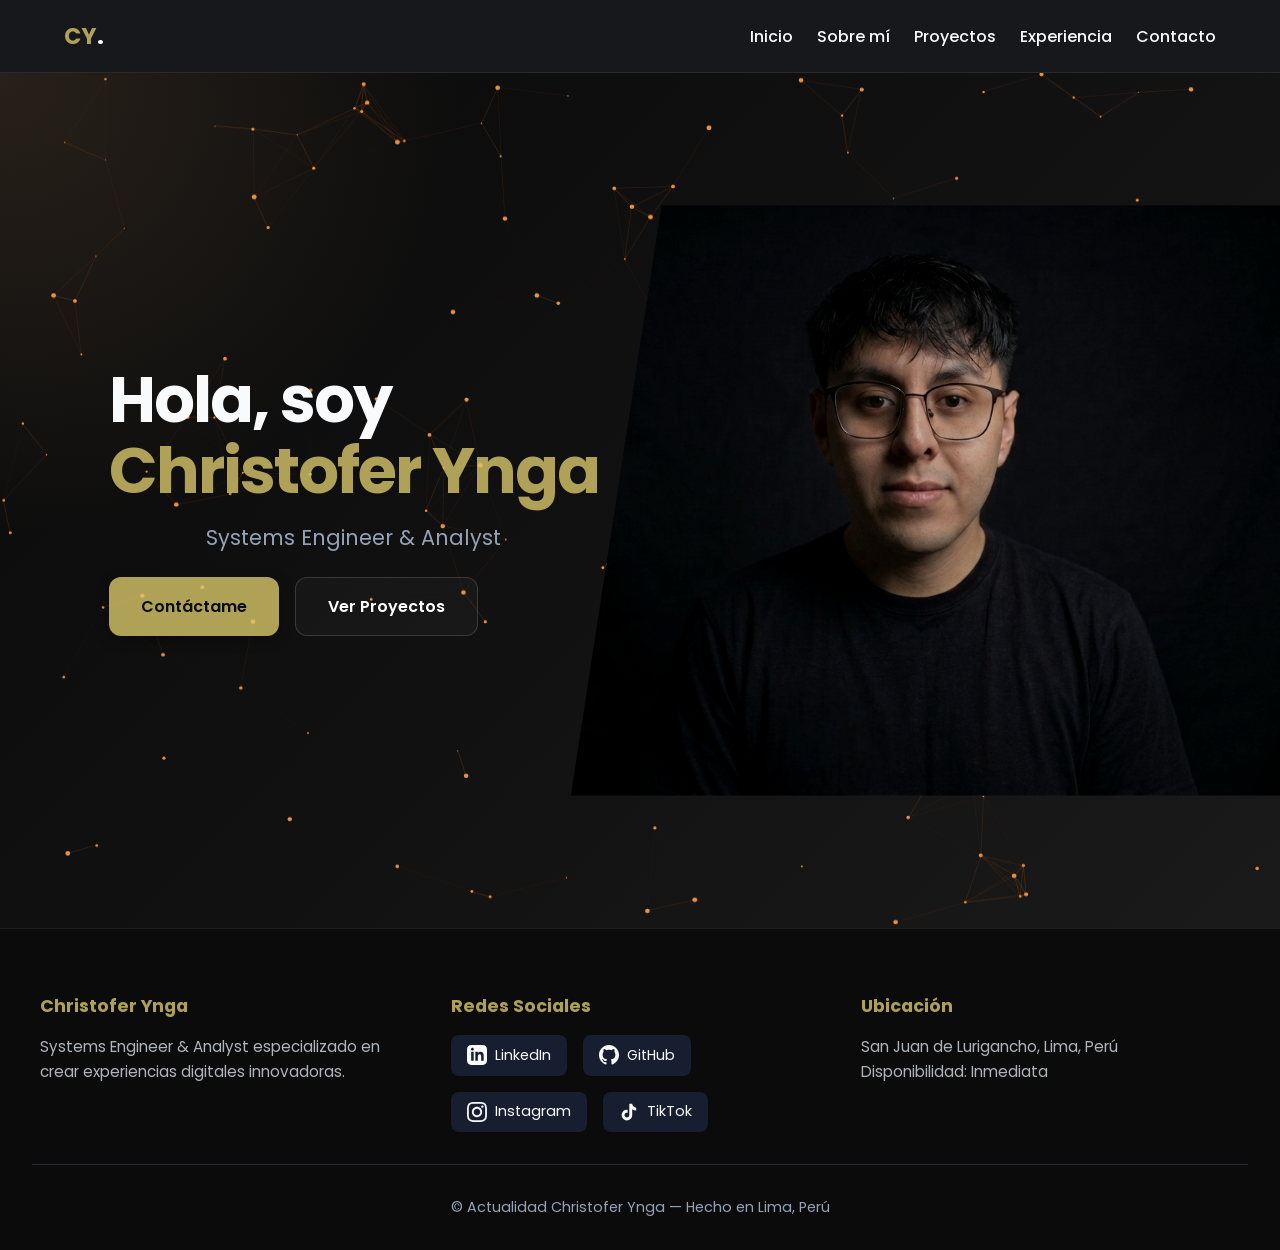
<file: index.html>
<!DOCTYPE html>
<html lang="es">
<head>
  <meta charset="UTF-8" />
  <meta name="viewport" content="width=device-width, initial-scale=1.0" />
  <title>Christofer Ynga | Systems Engineer & Analyst</title>
  <link rel="preconnect" href="https://fonts.googleapis.com">
  <link rel="stylesheet" href="css/styleGlobal.css">
  <link rel="stylesheet" href="css/responsive.css">
  <link href="https://fonts.googleapis.com/css2?family=Poppins:wght@300;400;600;700&display=swap" rel="stylesheet">
</head> 
<body>
  <header class="navbar">
    <div class="logo">CY<span>.</span></div>

      <!-- Botón Hamburguesa para Móviles -->
    <button class="menu-toggle" id="menu-toggle" aria-label="Abrir menú">
      <span></span>
      <span></span>
      <span></span>
    </button>

    <nav id="nav-menu">
      <ul class="nav-links">
            <li><a href="index.html">Inicio</a></li> 
            <li><a href="SobreMi.html">Sobre mí</a></li>
            <li><a href="Proyectos.html">Proyectos</a></li>
            <li><a href="Experiencia.html">Experiencia</a></li>
            <li><a href="Contacto.html">Contacto</a></li>
      </ul>
    </nav>
  </header>

  <div class="hero-container" id="inicio">
    <div class="hero-background"></div>
    <canvas id="particles"></canvas>
    
    <div class="hero-image-diagonal">
      <img 
        src="img/RostroFigura2.png"  
        alt="christofer"
      />
      <span class="diagonal-line"></span>
    </div>

    <div class="hero-content">
      <h1>
        Hola, soy
        <span class="name-highlight">Christofer Ynga</span>
      </h1>
      <h2>Systems Engineer & Analyst</h2>
      <div class="hero-buttons">
        <a href="Contacto.html" class="btn btn-primary">Contáctame</a>
        <a href="Proyectos.html" class="btn btn-secondary">Ver Proyectos</a>
      </div>
    </div>
  </div>

  <footer>
    <div class="footer-content">
      <div class="footer-section">
        <h3>Christofer Ynga</h3>
        <p>Systems Engineer & Analyst especializado en crear experiencias digitales innovadoras.</p>
      </div>
      
      <div class="footer-section">
        <h3>Redes Sociales</h3>
        <div class="social-links">
          <a href="https://www.linkedin.com/in/christoferynga" target="_blank" class="social-link">
            <svg class="social-icon" fill="currentColor" viewBox="0 0 24 24">
              <path d="M19 0h-14c-2.761 0-5 2.239-5 5v14c0 2.761 2.239 5 5 5h14c2.762 0 5-2.239 5-5v-14c0-2.761-2.238-5-5-5zm-11 19h-3v-11h3v11zm-1.5-12.268c-.966 0-1.75-.79-1.75-1.764s.784-1.764 1.75-1.764 1.75.79 1.75 1.764-.783 1.764-1.75 1.764zm13.5 12.268h-3v-5.604c0-3.368-4-3.113-4 0v5.604h-3v-11h3v1.765c1.396-2.586 7-2.777 7 2.476v6.759z"/>
            </svg>
            LinkedIn
          </a>
          
          <a href="https://github.com/elChris28" target="_blank" class="social-link">
            <svg class="social-icon" fill="currentColor" viewBox="0 0 24 24">
              <path d="M12 0c-6.626 0-12 5.373-12 12 0 5.302 3.438 9.8 8.207 11.387.599.111.793-.261.793-.577v-2.234c-3.338.726-4.033-1.416-4.033-1.416-.546-1.387-1.333-1.756-1.333-1.756-1.089-.745.083-.729.083-.729 1.205.084 1.839 1.237 1.839 1.237 1.07 1.834 2.807 1.304 3.492.997.107-.775.418-1.305.762-1.604-2.665-.305-5.467-1.334-5.467-5.931 0-1.311.469-2.381 1.236-3.221-.124-.303-.535-1.524.117-3.176 0 0 1.008-.322 3.301 1.23.957-.266 1.983-.399 3.003-.404 1.02.005 2.047.138 3.006.404 2.291-1.552 3.297-1.23 3.297-1.23.653 1.653.242 2.874.118 3.176.77.84 1.235 1.911 1.235 3.221 0 4.609-2.807 5.624-5.479 5.921.43.372.823 1.102.823 2.222v3.293c0 .319.192.694.801.576 4.765-1.589 8.199-6.086 8.199-11.386 0-6.627-5.373-12-12-12z"/>
            </svg>
            GitHub
          </a>
          
          <a href="https://www.instagram.com/kris_cjy_/" target="_blank" class="social-link">
            <svg class="social-icon" fill="currentColor" viewBox="0 0 24 24">
              <path d="M12 2.163c3.204 0 3.584.012 4.85.07 3.252.148 4.771 1.691 4.919 4.919.058 1.265.069 1.645.069 4.849 0 3.205-.012 3.584-.069 4.849-.149 3.225-1.664 4.771-4.919 4.919-1.266.058-1.644.07-4.85.07-3.204 0-3.584-.012-4.849-.07-3.26-.149-4.771-1.699-4.919-4.92-.058-1.265-.07-1.644-.07-4.849 0-3.204.013-3.583.07-4.849.149-3.227 1.664-4.771 4.919-4.919 1.266-.057 1.645-.069 4.849-.069zm0-2.163c-3.259 0-3.667.014-4.947.072-4.358.2-6.78 2.618-6.98 6.98-.059 1.281-.073 1.689-.073 4.948 0 3.259.014 3.668.072 4.948.2 4.358 2.618 6.78 6.98 6.98 1.281.058 1.689.072 4.948.072 3.259 0 3.668-.014 4.948-.072 4.354-.2 6.782-2.618 6.979-6.98.059-1.28.073-1.689.073-4.948 0-3.259-.014-3.667-.072-4.947-.196-4.354-2.617-6.78-6.979-6.98-1.281-.059-1.69-.073-4.949-.073zm0 5.838c-3.403 0-6.162 2.759-6.162 6.162s2.759 6.163 6.162 6.163 6.162-2.759 6.162-6.163c0-3.403-2.759-6.162-6.162-6.162zm0 10.162c-2.209 0-4-1.79-4-4 0-2.209 1.791-4 4-4s4 1.791 4 4c0 2.21-1.791 4-4 4zm6.406-11.845c-.796 0-1.441.645-1.441 1.44s.645 1.44 1.441 1.44c.795 0 1.439-.645 1.439-1.44s-.644-1.44-1.439-1.44z"/>
            </svg>
            Instagram
          </a>

          <a href="https://www.tiktok.com/@chris.jhon_ya" target="_blank" class="social-link">
            <svg class="social-icon" fill="currentColor" viewBox="0 0 24 24">
              <path d="M19.59 6.69a4.83 4.83 0 0 1-3.77-4.25V2h-3.45v13.67a2.89 2.89 0 0 1-5.2 1.74 2.89 2.89 0 0 1 2.31-4.64 2.93 2.93 0 0 1 .88.13V9.4a6.84 6.84 0 0 0-1-.05A6.33 6.33 0 0 0 5 20.1a6.34 6.34 0 0 0 10.86-4.43v-7a8.16 8.16 0 0 0 4.77 1.52v-3.4a4.85 4.85 0 0 1-1-.1z"/>
            </svg>
            TikTok
          </a>
        </div>
      </div>
      
      <div class="footer-section">
        <h3>Ubicación</h3>
        <p>San Juan de Lurigancho, Lima, Perú</p>
        <p>Disponibilidad: Inmediata</p>
      </div>
    </div>
    
    <div class="footer-bottom">
      <p>© Actualidad Christofer Ynga — Hecho en Lima, Perú</p>
    </div>
  </footer>

  <script defer src="script.js"></script>
</body>
</html>
</file>
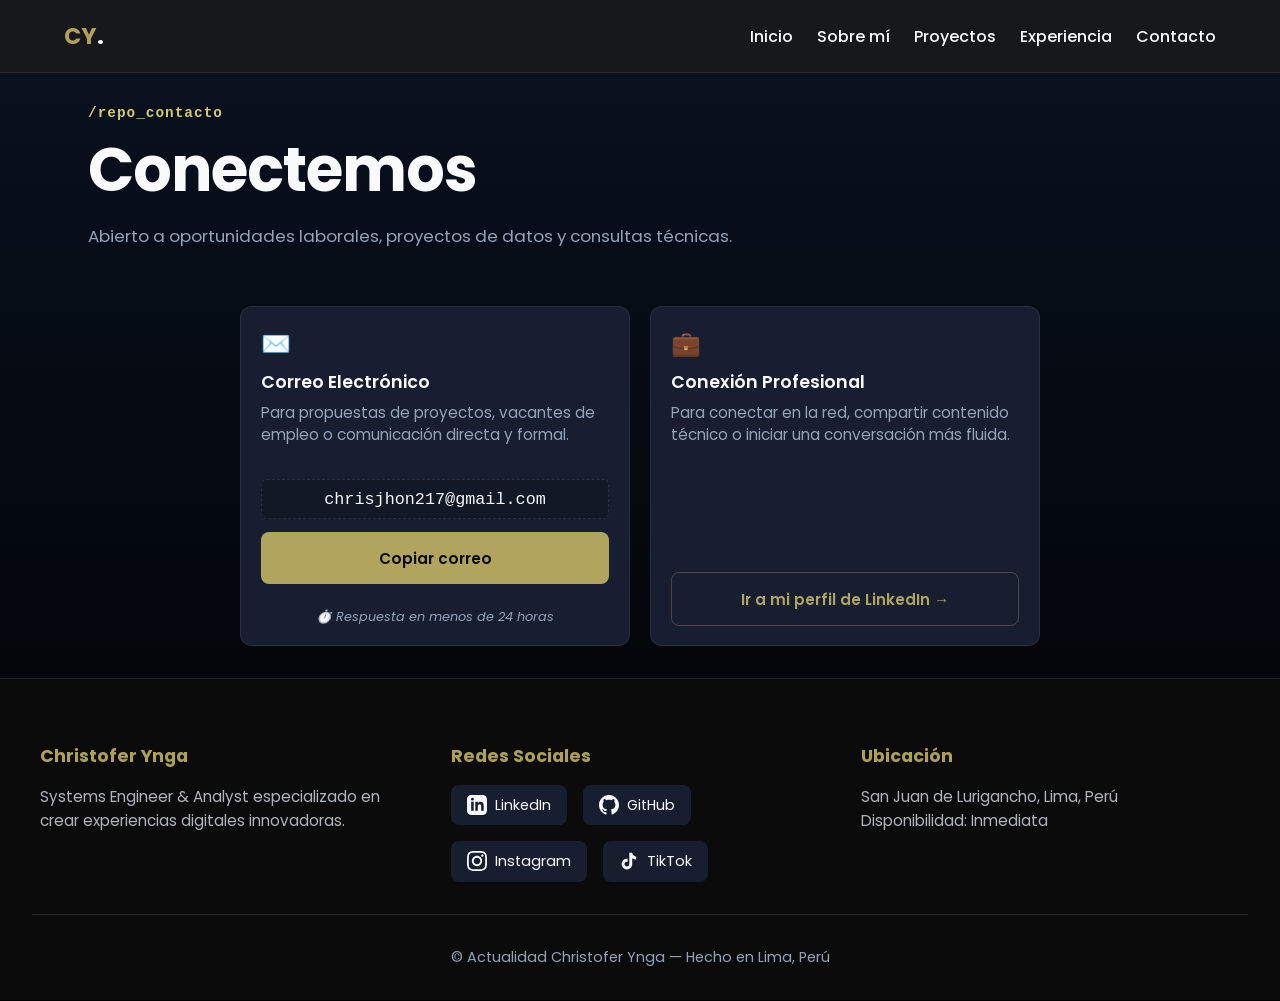
<file: Contacto.html>
<!DOCTYPE html>
<html lang="es">
<head>
  <meta charset="UTF-8" />
  <meta name="viewport" content="width=device-width, initial-scale=1.0" />
  <title>Christofer Ynga | Contacto</title>
  <link rel="preconnect" href="https://fonts.googleapis.com">
  <link rel="stylesheet" href="css/responsive.css">
  <link rel="stylesheet" href="css/styleGlobal.css">
  <link rel="stylesheet" href="css/contacto.css">
  <link href="https://fonts.googleapis.com/css2?family=Poppins:wght@300;400;600;700&display=swap" rel="stylesheet">
</head>
<body>
  <header class="navbar">
    <div class="logo">CY<span>.</span></div>

    <button class="menu-toggle" id="menu-toggle" aria-label="Abrir menú">
      <span></span>
      <span></span>
      <span></span>
    </button>

    <nav id="nav-menu">
      <ul class="nav-links">
            <li><a href="index.html">Inicio</a></li> 
            <li><a href="SobreMi.html">Sobre mí</a></li>
            <li><a href="Proyectos.html">Proyectos</a></li>
            <li><a href="Experiencia.html">Experiencia</a></li>
            <li><a href="Contacto.html">Contacto</a></li>
      </ul>
    </nav>
  </header>

<!-- CONTENIDO CENTRAL DE CONTACTO -->
  <main class="contact-page-container">
    
    <header class="contact-header">
      <span class="tech-tag">/repo_contacto</span>
      <h1>Conectemos</h1>
      <p>Abierto a oportunidades laborales, proyectos de datos y consultas técnicas.</p>
    </header>

    <div class="contact-cards-grid">
      
      <!-- Opción 1: Email Corporativo -->
      <div class="contact-card">
        <div class="card-icon">✉️</div>
        <h3>Correo Electrónico</h3>
        <p>Para propuestas de proyectos, vacantes de empleo o comunicación directa y formal.</p>

        <div class="email-wrapper">
          <span class="email-display" id="emailText">chrisjhon217@gmail.com</span>
          <button id="copyEmailBtn" class="contact-link-btn">Copiar correo</button>
        </div>

        <span class="response-time">⏱️ Respuesta en menos de 24 horas</span>
      </div>

      <!-- Opción 2: LinkedIn Activo -->
      <div class="contact-card">
        <div class="card-icon">💼</div>
        <h3>Conexión Profesional</h3>
        <p>Para conectar en la red, compartir contenido técnico o iniciar una conversación más fluida.</p>
        <a href="https://www.linkedin.com/in/christoferynga" target="_blank" class="contact-link-btn text-link">Ir a mi perfil de LinkedIn →</a>
      </div>

    </div>

  </main>

  <footer>
    <div class="footer-content">
      <div class="footer-section">
        <h3>Christofer Ynga</h3>
        <p>Systems Engineer & Analyst especializado en crear experiencias digitales innovadoras.</p>
      </div>
      
      <div class="footer-section">
        <h3>Redes Sociales</h3>
        <div class="social-links">
          <a href="https://www.linkedin.com/in/christoferynga" target="_blank" class="social-link">
            <svg class="social-icon" fill="currentColor" viewBox="0 0 24 24">
              <path d="M19 0h-14c-2.761 0-5 2.239-5 5v14c0 2.761 2.239 5 5 5h14c2.762 0 5-2.239 5-5v-14c0-2.761-2.238-5-5-5zm-11 19h-3v-11h3v11zm-1.5-12.268c-.966 0-1.75-.79-1.75-1.764s.784-1.764 1.75-1.764 1.75.79 1.75 1.764-.783 1.764-1.75 1.764zm13.5 12.268h-3v-5.604c0-3.368-4-3.113-4 0v5.604h-3v-11h3v1.765c1.396-2.586 7-2.777 7 2.476v6.759z"/>
            </svg>
            LinkedIn
          </a>
          
          <a href="https://github.com/elChris28" target="_blank" class="social-link">
            <svg class="social-icon" fill="currentColor" viewBox="0 0 24 24">
              <path d="M12 0c-6.626 0-12 5.373-12 12 0 5.302 3.438 9.8 8.207 11.387.599.111.793-.261.793-.577v-2.234c-3.338.726-4.033-1.416-4.033-1.416-.546-1.387-1.333-1.756-1.333-1.756-1.089-.745.083-.729.083-.729 1.205.084 1.839 1.237 1.839 1.237 1.07 1.834 2.807 1.304 3.492.997.107-.775.418-1.305.762-1.604-2.665-.305-5.467-1.334-5.467-5.931 0-1.311.469-2.381 1.236-3.221-.124-.303-.535-1.524.117-3.176 0 0 1.008-.322 3.301 1.23.957-.266 1.983-.399 3.003-.404 1.02.005 2.047.138 3.006.404 2.291-1.552 3.297-1.23 3.297-1.23.653 1.653.242 2.874.118 3.176.77.84 1.235 1.911 1.235 3.221 0 4.609-2.807 5.624-5.479 5.921.43.372.823 1.102.823 2.222v3.293c0 .319.192.694.801.576 4.765-1.589 8.199-6.086 8.199-11.386 0-6.627-5.373-12-12-12z"/>
            </svg>
            GitHub
          </a>
          
          <a href="https://www.instagram.com/kris_cjy_/" target="_blank" class="social-link">
            <svg class="social-icon" fill="currentColor" viewBox="0 0 24 24">
              <path d="M12 2.163c3.204 0 3.584.012 4.85.07 3.252.148 4.771 1.691 4.919 4.919.058 1.265.069 1.645.069 4.849 0 3.205-.012 3.584-.069 4.849-.149 3.225-1.664 4.771-4.919 4.919-1.266.058-1.644.07-4.85.07-3.204 0-3.584-.012-4.849-.07-3.26-.149-4.771-1.699-4.919-4.92-.058-1.265-.07-1.644-.07-4.849 0-3.204.013-3.583.07-4.849.149-3.227 1.664-4.771 4.919-4.919 1.266-.057 1.645-.069 4.849-.069zm0-2.163c-3.259 0-3.667.014-4.947.072-4.358.2-6.78 2.618-6.98 6.98-.059 1.281-.073 1.689-.073 4.948 0 3.259.014 3.668.072 4.948.2 4.358 2.618 6.78 6.98 6.98 1.281.058 1.689.072 4.948.072 3.259 0 3.668-.014 4.948-.072 4.354-.2 6.782-2.618 6.979-6.98.059-1.28.073-1.689.073-4.948 0-3.259-.014-3.667-.072-4.947-.196-4.354-2.617-6.78-6.979-6.98-1.281-.059-1.69-.073-4.949-.073zm0 5.838c-3.403 0-6.162 2.759-6.162 6.162s2.759 6.163 6.162 6.163 6.162-2.759 6.162-6.163c0-3.403-2.759-6.162-6.162-6.162zm0 10.162c-2.209 0-4-1.79-4-4 0-2.209 1.791-4 4-4s4 1.791 4 4c0 2.21-1.791 4-4 4zm6.406-11.845c-.796 0-1.441.645-1.441 1.44s.645 1.44 1.441 1.44c.795 0 1.439-.645 1.439-1.44s-.644-1.44-1.439-1.44z"/>
            </svg>
            Instagram
          </a>

          <a href="https://www.tiktok.com/@chris.jhon_ya" target="_blank" class="social-link">
            <svg class="social-icon" fill="currentColor" viewBox="0 0 24 24">
              <path d="M19.59 6.69a4.83 4.83 0 0 1-3.77-4.25V2h-3.45v13.67a2.89 2.89 0 0 1-5.2 1.74 2.89 2.89 0 0 1 2.31-4.64 2.93 2.93 0 0 1 .88.13V9.4a6.84 6.84 0 0 0-1-.05A6.33 6.33 0 0 0 5 20.1a6.34 6.34 0 0 0 10.86-4.43v-7a8.16 8.16 0 0 0 4.77 1.52v-3.4a4.85 4.85 0 0 1-1-.1z"/>
            </svg>
            TikTok
          </a>
        </div>
      </div>
      
      <div class="footer-section">
        <h3>Ubicación</h3>
        <p>San Juan de Lurigancho, Lima, Perú</p>
        <p>Disponibilidad: Inmediata</p>
      </div>
    </div>
    
    <div class="footer-bottom">
      <p>© Actualidad Christofer Ynga — Hecho en Lima, Perú</p>
    </div>
  </footer>


  <script defer src="contacto.js"></script>
</body>
</html>
</file>
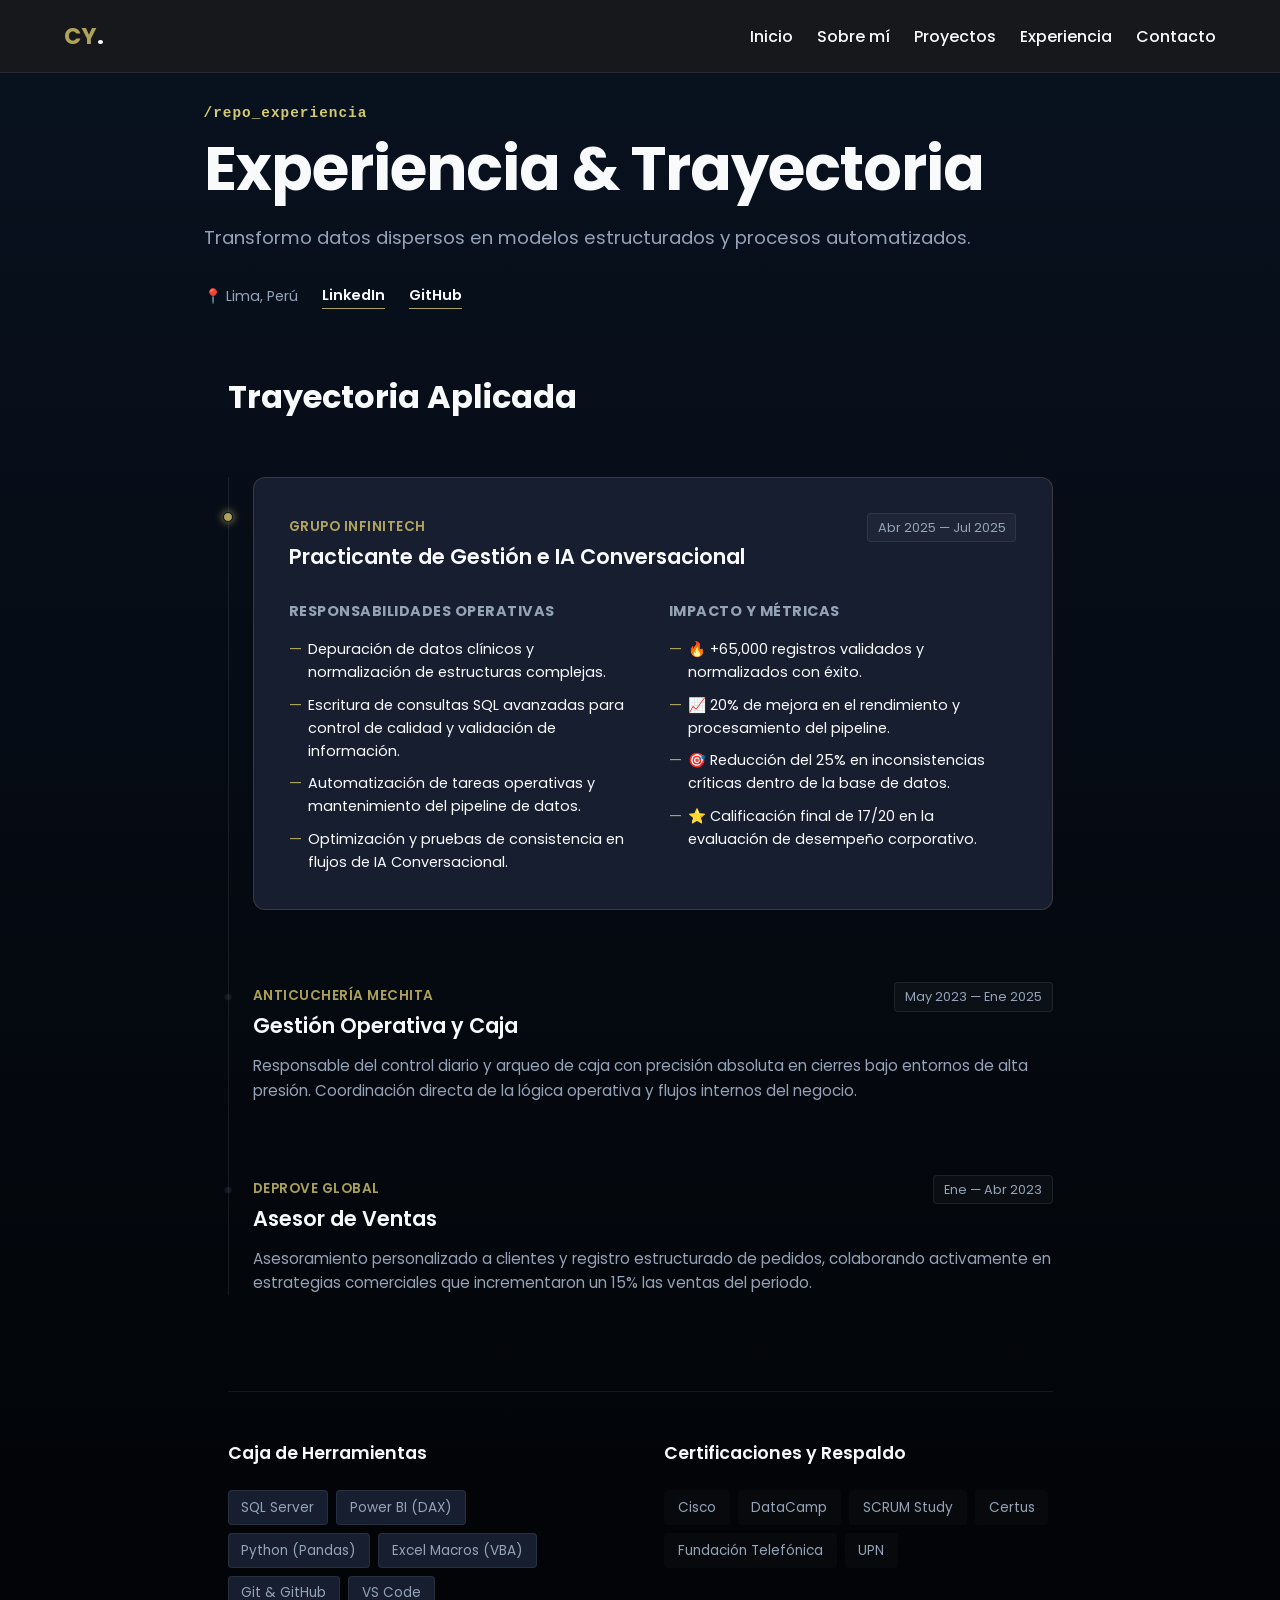
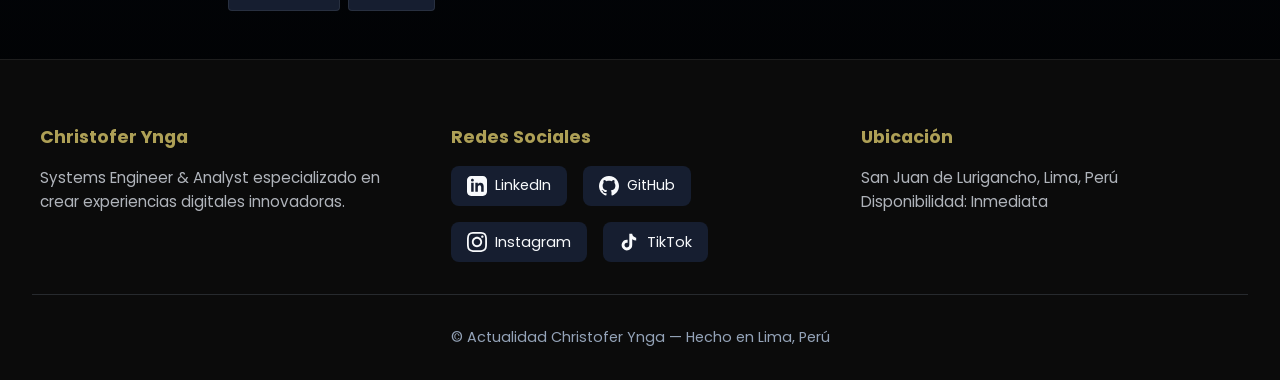
<file: Experiencia.html>
<!DOCTYPE html>
<html lang="es">
<head>
  <meta charset="UTF-8" />
  <meta name="viewport" content="width=device-width, initial-scale=1.0" />
  <title>Christofer Ynga | Experiencia</title>
  <link rel="preconnect" href="https://fonts.googleapis.com">
  <link rel="stylesheet" href="css/responsive.css">
  <link rel="stylesheet" href="css/styleGlobal.css">
  <link rel="stylesheet" href="css/experiencia.css">
  <link href="https://fonts.googleapis.com/css2?family=Poppins:wght@300;400;600;700&display=swap" rel="stylesheet">
</head> 
<body>
  <header class="navbar">
    <div class="logo">CY<span>.</span></div>

    <button class="menu-toggle" id="menu-toggle" aria-label="Abrir menú">
      <span></span>
      <span></span>
      <span></span>
    </button>

    <nav id="nav-menu">
      <ul class="nav-links">
            <li><a href="index.html">Inicio</a></li> 
            <li><a href="SobreMi.html">Sobre mí</a></li>
            <li><a href="Proyectos.html">Proyectos</a></li>
            <li><a href="Experiencia.html">Experiencia</a></li>
            <li><a href="Contacto.html">Contacto</a></li>
      </ul>
    </nav>
  </header>

  <main class="experience-page">
    
    <!-- Hero con datos de contacto directo e intenciones claras -->
    <header class="experience-hero ">
      <span class="tech-tag">/repo_experiencia</span>
      <h1>Experiencia & Trayectoria</h1>
      <p>Transformo datos dispersos en modelos estructurados y procesos automatizados.</p>
      
      <div class="fast-links">
        <span class="location-tag">📍 Lima, Perú</span>
        <a href="https://www.linkedin.com/in/christoferynga" target="_blank">LinkedIn</a>
        <a href="https://github.com/elChris28" target="_blank">GitHub</a>
      </div>
    </header>

    <!-- Sección principal priorizada: Trayectoria Aplicada -->
    <section id="timeline-section" >
      <h2 class="section-title">Trayectoria Aplicada</h2>
      
      <div class="timeline-container">
        <!-- PUESTO PRINCIPAL: INFINITECH -->
        <article class="timeline-item featured">
          <div class="timeline-dot"></div>
          <div class="timeline-body">
            <div class="timeline-header">
              <div>
                <span class="company-name">Grupo Infinitech</span>
                <h3>Practicante de Gestión e IA Conversacional</h3>
              </div>
              <time>Abr 2025 — Jul 2025</time>
            </div>
            
            <div class="timeline-details">
              <div class="details-block">
                <h4>Responsabilidades operativas</h4>
                <ul>
                  <li>Depuración de datos clínicos y normalización de estructuras complejas.</li>
                  <li>Escritura de consultas SQL avanzadas para control de calidad y validación de información.</li>
                  <li>Automatización de tareas operativas y mantenimiento del pipeline de datos.</li>
                  <li>Optimización y pruebas de consistencia en flujos de IA Conversacional.</li>
                </ul>
              </div>
              <div class="details-block">
                <h4>Impacto y Métricas</h4>
                <ul class="achievements">
                  <li class="highlight-metric">🔥 +65,000 registros validados y normalizados con éxito.</li>
                  <li>📈 20% de mejora en el rendimiento y procesamiento del pipeline.</li>
                  <li>🎯 Reducción del 25% en inconsistencias críticas dentro de la base de datos.</li>
                  <li>⭐ Calificación final de 17/20 en la evaluación de desempeño corporativo.</li>
                </ul>
              </div>
            </div>
        <!--<div class="project-link-wrapper">
              <a href="Proyectos.html" class="btn btn-secondary">Ver proyecto relacionado</a>
            </div>-->
          </div> 
        </article>

        <!-- EXPERIENCIAS ADICIONALES (Simplificadas en diseño para dar peso a la principal) -->
        <article class="timeline-item standard-job">
          <div class="timeline-dot"></div>
          <div class="timeline-body">
            <div class="timeline-header">
              <div>
                <span class="company-name">Anticuchería Mechita</span>
                <h3>Gestión Operativa y Caja</h3>
              </div>
              <time>May 2023 — Ene 2025</time>
            </div>
            <p class="job-description">Responsable del control diario y arqueo de caja con precisión absoluta en cierres bajo entornos de alta presión. Coordinación directa de la lógica operativa y flujos internos del negocio.</p>
          </div>
        </article>

        <article class="timeline-item standard-job">
          <div class="timeline-dot"></div>
          <div class="timeline-body">
            <div class="timeline-header">
              <div>
                <span class="company-name">Deprove Global</span>
                <h3>Asesor de Ventas</h3>
              </div>
              <time>Ene — Abr 2023</time>
            </div>
            <p class="job-description">Asesoramiento personalizado a clientes y registro estructurado de pedidos, colaborando activamente en estrategias comerciales que incrementaron un 15% las ventas del periodo.</p>
          </div>
        </article>
      </div>
    </section>

    <!-- Bloque de Aptitudes Tecnológicas y Respaldos (Combinados para no ocupar espacio de más) -->
    <section class="knowledge-section">
      <div class="knowledge-container">
        <div class="knowledge-block">
          <h3>Caja de Herramientas</h3>
          <div class="compact-tags">
            <span>SQL Server</span>
            <span>Power BI (DAX)</span>
            <span>Python (Pandas)</span>
            <span>Excel Macros (VBA)</span>
            <span>Git & GitHub</span>
            <span>VS Code</span>
          </div>
        </div>
        
        <div class="knowledge-block">
          <h3>Certificaciones y Respaldo</h3>
          <div class="compact-tags credentials">
            <span>Cisco</span>
            <span>DataCamp</span>
            <span>SCRUM Study</span>
            <span>Certus</span>
            <span>Fundación Telefónica</span>
            <span>UPN</span>
          </div>
        </div>
      </div>
    </section>

  </main>

  <footer>
    <div class="footer-content">
      <div class="footer-section">
        <h3>Christofer Ynga</h3>
        <p>Systems Engineer & Analyst especializado en crear experiencias digitales innovadoras.</p>
      </div>
      
      <div class="footer-section">
        <h3>Redes Sociales</h3>
        <div class="social-links">
          <a href="https://www.linkedin.com/in/christoferynga" target="_blank" class="social-link">
            <svg class="social-icon" fill="currentColor" viewBox="0 0 24 24">
              <path d="M19 0h-14c-2.761 0-5 2.239-5 5v14c0 2.761 2.239 5 5 5h14c2.762 0 5-2.239 5-5v-14c0-2.761-2.238-5-5-5zm-11 19h-3v-11h3v11zm-1.5-12.268c-.966 0-1.75-.79-1.75-1.764s.784-1.764 1.75-1.764 1.75.79 1.75 1.764-.783 1.764-1.75 1.764zm13.5 12.268h-3v-5.604c0-3.368-4-3.113-4 0v5.604h-3v-11h3v1.765c1.396-2.586 7-2.777 7 2.476v6.759z"/>
            </svg>
            LinkedIn
          </a>
          
          <a href="https://github.com/elChris28" target="_blank" class="social-link">
            <svg class="social-icon" fill="currentColor" viewBox="0 0 24 24">
              <path d="M12 0c-6.626 0-12 5.373-12 12 0 5.302 3.438 9.8 8.207 11.387.599.111.793-.261.793-.577v-2.234c-3.338.726-4.033-1.416-4.033-1.416-.546-1.387-1.333-1.756-1.333-1.756-1.089-.745.083-.729.083-.729 1.205.084 1.839 1.237 1.839 1.237 1.07 1.834 2.807 1.304 3.492.997.107-.775.418-1.305.762-1.604-2.665-.305-5.467-1.334-5.467-5.931 0-1.311.469-2.381 1.236-3.221-.124-.303-.535-1.524.117-3.176 0 0 1.008-.322 3.301 1.23.957-.266 1.983-.399 3.003-.404 1.02.005 2.047.138 3.006.404 2.291-1.552 3.297-1.23 3.297-1.23.653 1.653.242 2.874.118 3.176.77.84 1.235 1.911 1.235 3.221 0 4.609-2.807 5.624-5.479 5.921.43.372.823 1.102.823 2.222v3.293c0 .319.192.694.801.576 4.765-1.589 8.199-6.086 8.199-11.386 0-6.627-5.373-12-12-12z"/>
            </svg>
            GitHub
          </a>
          
          <a href="https://www.instagram.com/kris_cjy_/" target="_blank" class="social-link">
            <svg class="social-icon" fill="currentColor" viewBox="0 0 24 24">
              <path d="M12 2.163c3.204 0 3.584.012 4.85.07 3.252.148 4.771 1.691 4.919 4.919.058 1.265.069 1.645.069 4.849 0 3.205-.012 3.584-.069 4.849-.149 3.225-1.664 4.771-4.919 4.919-1.266.058-1.644.07-4.85.07-3.204 0-3.584-.012-4.849-.07-3.26-.149-4.771-1.699-4.919-4.92-.058-1.265-.07-1.644-.07-4.849 0-3.204.013-3.583.07-4.849.149-3.227 1.664-4.771 4.919-4.919 1.266-.057 1.645-.069 4.849-.069zm0-2.163c-3.259 0-3.667.014-4.947.072-4.358.2-6.78 2.618-6.98 6.98-.059 1.281-.073 1.689-.073 4.948 0 3.259.014 3.668.072 4.948.2 4.358 2.618 6.78 6.98 6.98 1.281.058 1.689.072 4.948.072 3.259 0 3.668-.014 4.948-.072 4.354-.2 6.782-2.618 6.979-6.98.059-1.28.073-1.689.073-4.948 0-3.259-.014-3.667-.072-4.947-.196-4.354-2.617-6.78-6.979-6.98-1.281-.059-1.69-.073-4.949-.073zm0 5.838c-3.403 0-6.162 2.759-6.162 6.162s2.759 6.163 6.162 6.163 6.162-2.759 6.162-6.163c0-3.403-2.759-6.162-6.162-6.162zm0 10.162c-2.209 0-4-1.79-4-4 0-2.209 1.791-4 4-4s4 1.791 4 4c0 2.21-1.791 4-4 4zm6.406-11.845c-.796 0-1.441.645-1.441 1.44s.645 1.44 1.441 1.44c.795 0 1.439-.645 1.439-1.44s-.644-1.44-1.439-1.44z"/>
            </svg>
            Instagram
          </a>

          <a href="https://www.tiktok.com/@chris.jhon_ya" target="_blank" class="social-link">
            <svg class="social-icon" fill="currentColor" viewBox="0 0 24 24">
              <path d="M19.59 6.69a4.83 4.83 0 0 1-3.77-4.25V2h-3.45v13.67a2.89 2.89 0 0 1-5.2 1.74 2.89 2.89 0 0 1 2.31-4.64 2.93 2.93 0 0 1 .88.13V9.4a6.84 6.84 0 0 0-1-.05A6.33 6.33 0 0 0 5 20.1a6.34 6.34 0 0 0 10.86-4.43v-7a8.16 8.16 0 0 0 4.77 1.52v-3.4a4.85 4.85 0 0 1-1-.1z"/>
            </svg>
            TikTok
          </a>
        </div>
      </div>
      
      <div class="footer-section">
        <h3>Ubicación</h3>
        <p>San Juan de Lurigancho, Lima, Perú</p>
        <p>Disponibilidad: Inmediata</p>
      </div>
    </div>
    
    <div class="footer-bottom">
      <p>© Actualidad Christofer Ynga — Hecho en Lima, Perú</p>
    </div>
  </footer>
  <script src="experiencia.js"></script>
</body>
</html>
</file>
<file: css/styleGlobal.css>
* {
      margin: 0;
      padding: 0;
      box-sizing: border-box;
    }

    html {
    background-color: var(--bg-secondary); /* Fuerza fondo negro #000000 en toda la ventana */
    max-width: 100%;
    overflow-x: hidden;
  }

    :root {
/* Fondos oscuros profundos con tinte azulado */
  --bg: #091220;
  --bg-secondary: #000000;
  --card-bg: #161e30;

  /* Textos nítidos y legibles */
  --text: #f8fafc;
  --text-soft: #94a3b8;

  /* Acento cyan elegante y sin transparencias raras */
  --accent: #dac96ac9;
  --accent-light: #44bbee;
  --hover: #0284c7;

  /* Bordes suaves */
  --border: rgba(255, 255, 255, 0.08);
    }

body {
  font-family: "Poppins", sans-serif;
  background-color: var(--bg-secondary);
  background-image: linear-gradient(180deg, var(--bg) 0%, var(--bg-secondary) 100%);
  background-repeat: no-repeat;
  color: var(--text);
  max-width: 100%;
  display: flex;
  
  flex-direction: column;
  min-height: 100vh;
  min-height: 100dvh;
}
    /* Navbar */
.navbar {
  display: flex;
  justify-content: space-between;
  align-items: center;
  padding: 1.2rem 5%;
  background: rgba(29, 28, 28, 0.745);

  position: sticky;
  top: 0;
  z-index: 100;

  backdrop-filter: blur(12px);

  border-bottom: 1px solid var(--border);
}

    .logo {
      font-weight: 700;
      font-size: 1.4rem;
      color: var(--accent);
    }

    .logo span { color: var(--text); }

    .nav-links {
      display: flex;
      gap: 1.5rem;
      list-style: none;
    }

    .nav-links a {
      color: var(--text);
      text-decoration: none;
      font-weight: 500;
      transition: color 0.3s;
      position: relative;
    }

    .nav-links a::after {
      content: '';
      position: absolute;
      bottom: -5px;
      left: 0;
      width: 0;
      height: 2px;
      background: var(--accent);
      transition: width 0.3s;
    }

    .nav-links a:hover::after {
      width: 100%;
    }

    .nav-links a:hover {
      color: var(--accent);
    }

    /* Hero Section */
.hero-container {
  position: relative;
  width: 100%;
  min-height: 95vh;
  flex: 1;
  display: flex;
  align-items: center;
  overflow: hidden;
}

.hero-background {
  position: absolute;
  inset: 0;

  background:
    radial-gradient(circle at top left,
      rgba(212,163,115,0.15),
      transparent 30%),

    linear-gradient(
      135deg,
      #0a0a0a 0%,
      #111111 50%,
      #1a1a1a 100%
    );
}

    /* Partículas canvas */
    #particles {
      position: absolute;
      top: 0;
      left: 0;
      width: 100%;
      height: 100%;
      z-index: 1;
    }

    .profile-image {
      width: 100%;
      height: 100%;
      border-radius: 20px;
      object-fit: cover;
      filter: brightness(0.9) contrast(1.1);
      box-shadow: 0 20px 60px rgba(249, 115, 22, 0.3);
      border: 3px solid var(--accent);
    }
    /* Imagen diagonal */
.hero-image-diagonal {
  position: absolute;
  top: 0;
  right: 0;

  width: 57%;
  height: 100%;

  z-index: 2;
  overflow: hidden;

  clip-path: polygon(18% 0, 100% 0, 100% 100%, 0% 100%);
}

.hero-image-diagonal::after {
  content: "";

  position: absolute;
  inset: 0;

  background:
    linear-gradient(
      to left,
      rgba(255, 255, 255, 0),
      rgba(0, 0, 0, 0)
    );
}

.hero-image-diagonal img {
  width: 100%;
  height: 100%;

  object-fit: contain;
  object-position: center;
  opacity: 1;

  transform: scale(1.45);

  filter:
    grayscale(15%)
    contrast(1.05)
    brightness(0.8);
}

    /* Línea diagonal de unión */
.diagonal-line {
  position: absolute;
  top: 0;
  left: -1px;

  width: 3px;
  height: 100%;

  background: linear-gradient(
    to bottom,
    transparent,
    rgba(212,163,115,0.8),
    transparent
  );

  transform: skewX(-10deg);

  box-shadow: 0 0 15px rgba(212,163,115,0.4);
}


    .data-line {
      position: absolute;
      height: 2px;
      background: linear-gradient(90deg, transparent, var(--accent), transparent);
      animation: scanLine 3s linear infinite;
    }

    @keyframes scanLine {
      0% { top: 0%; opacity: 0; }
      50% { opacity: 1; }
      100% { top: 100%; opacity: 0; }
    }

    .data-point {
      position: absolute;
      width: 8px;
      height: 8px;
      background: var(--accent);
      border-radius: 50%;
      box-shadow: 0 0 10px var(--accent);
      animation: pulse 2s ease-in-out infinite;
    }

    @keyframes pulse {
      0%, 100% { transform: scale(1); opacity: 1; }
      50% { transform: scale(1.5); opacity: 0.5; }
    }

    .data-grid {
      position: absolute;
      top: 0;
      left: 0;
      width: 100%;
      height: 100%;
      background-image: 
        linear-gradient(rgba(249, 115, 22, 0.1) 1px, transparent 1px),
        linear-gradient(90deg, rgba(249, 115, 22, 0.1) 1px, transparent 1px);
      background-size: 50px 50px;
      animation: gridMove 20s linear infinite;
    }

    @keyframes gridMove {
      0% { transform: translate(0, 0); }
      100% { transform: translate(50px, 50px); }
    }

    /* Contenido del hero */
.hero-content {
  position: relative;
  z-index: 3;

  max-width: 650px;

  margin-left: 6%;

  padding: 2rem;
}

.hero-content h1 {
  font-size: clamp(3rem, 5vw, 5rem);

  font-weight: 700;

  line-height: 1.1;

  margin-bottom: 1rem;

  letter-spacing: -2px;
}

.hero-content .name-highlight {
  color: var(--accent);
  display: block;
}

    .hero-content h2 {
      font-size: 1.3rem;
      color: var(--text-soft);
      font-weight: 400;
      margin-bottom: 1.5rem;
    }

    .hero-content p {
      color: #cbd5e1;
      font-size: 1.1rem;
      line-height: 1.6;
      margin-bottom: 2rem;
    }

    .hero-buttons {
      display: flex;
      gap: 1rem;
      flex-wrap: wrap;
    }

.btn {
  display: inline-flex;
  align-items: center;
  justify-content: center;

  padding: 1rem 2rem;

  border-radius: 12px;

  text-decoration: none;

  font-weight: 600;

  transition: all 0.3s ease;

  cursor: pointer;
}

.btn-primary {
  background: var(--accent);

  color: #090d16; /* Color de fondo oscuro para buen contraste */
  box-shadow: 0 4px 14px rgba(0, 0, 0, 0.25);
}

.btn-primary:hover {
  background: var(--accent-light);

  transform: translateY(-2px);

  box-shadow: 0 6px 20px rgba(0, 0, 0, 0.35);
}

.btn-secondary {
  border: 1px solid rgba(255,255,255,0.15);

  background: rgba(255,255,255,0.03);

  color: white;
}

.btn-secondary:hover {
  background: rgba(255,255,255,0.08);

  border-color: var(--accent);

  transform: translateY(-4px);
}

    /* About Section */
    section {
      max-width: 1000px;
      margin: 4rem auto;
      padding: 0 1.5rem;
    }

    h2 {
      text-align: center;
      color: var(--accent);
      margin-bottom: 1.5rem;
      font-size: 2.5rem;
    }

    #about p {
      text-align: center;
      line-height: 1.8;
      font-size: 1.1rem;
      color: #cbd5e1;
    }

    /* Contact Section */
    .contact-info {
      text-align: center;
      font-size: 1.1rem;
    }

    .contact-info p {
      margin: 1rem 0;
    }

    .contact-info a {
      color: var(--accent);
      text-decoration: none;
      transition: color 0.3s;
    }

    .contact-info a:hover {
      color: var(--accent-light);
      text-decoration: underline;
    }

    /* Footer mejorado */
    footer {
      background: #0b0b0b;

      border-top: 1px solid var(--border);
      margin-top: auto;
      padding: 4rem 2rem 2rem;
    }

    .footer-content {
      max-width: 1200px;
      margin: 0 auto;
      display: grid;
      grid-template-columns: repeat(auto-fit, minmax(250px, 1fr));
      gap: 2rem;
      margin-bottom: 2rem;
    }

    .footer-section h3 {
      color: var(--accent);
      font-size: 1.1rem;
      margin-bottom: 1rem;
    }

    .footer-section p {
      color: #b0b4bb;
      line-height: 1.6;
      font-size: 0.95rem;
    }

    .social-links {
      display: flex;
      gap: 1rem;
      flex-wrap: wrap;
    }

    .social-link {
      display: flex;
      align-items: center;
      gap: 0.5rem;
      color: var(--text);
      text-decoration: none;
      padding: 0.6rem 1rem;
      background: var(--card-bg);
      border-radius: 8px;
      transition: all 0.3s;
      font-size: 0.9rem;
    }

    .social-link:hover {
      background: var(--accent);
      transform: translateY(-2px);
      box-shadow: 0 4px 12px rgba(249, 115, 22, 0.3);
    }

    .social-icon {
      width: 20px;
      height: 20px;
    }

    .footer-bottom {
      text-align: center;
      padding-top: 2rem;
      border-top: 1px solid rgba(148, 163, 184, 0.2);
      color: #94a3b8;
      font-size: 0.9rem;
    }

    /* Animaciones */
    .fade-in {
      opacity: 0;
      transform: translateY(30px);
      transition: opacity 1s ease-out, transform 1s ease-out;
    }

    .fade-in.visible {
      opacity: 1;
      transform: translateY(0);
    }
</file>
<file: css/responsive.css>
/* Oculto por defecto en Pantallas Grandes */
.menu-toggle {
  display: none;
}

/* ==========================================
   BREAKPOINT: TABLETS Y LAPTOPS (≤ 1024px)
   ========================================== */
@media (max-width: 1024px) {
  .hero-container {
    padding-top: 5rem;
  }

  .hero-content {
    max-width: 500px;
    margin-left: 4%;
  }

  .hero-content h1 {
    font-size: clamp(2.5rem, 4vw, 3.8rem);
  }

  .hero-image-diagonal {
    width: 50%;
    clip-path: polygon(25% 0, 100% 0, 100% 100%, 0% 100%);
  }
}

/* ==========================================
   BREAKPOINT: MÓVILES (≤ 768px)
   ========================================== */
@media (max-width: 768px) {

  body{
    overflow-x: hidden
  }

  /* 1. Botón Hamburguesa Visibilidad y Estilos */
  .menu-toggle {
    display: flex !important;
    flex-direction: column;
    justify-content: space-between;
    width: 28px;
    height: 20px;
    background: transparent;
    border: none;
    cursor: pointer;
    z-index: 102; /* Por encima del menú lateral */
  }

  .menu-toggle span {
    width: 100%;
    height: 3px;
    background-color: var(--text, #ffffff);
    border-radius: 2px;
    transition: all 0.3s ease-in-out;
  }

  /* Animación de X en la hamburguesa */
  .menu-toggle.is-open span:nth-child(1) {
    transform: translateY(8.5px) rotate(45deg);
  }

  .menu-toggle.is-open span:nth-child(2) {
    opacity: 0;
  }

  .menu-toggle.is-open span:nth-child(3) {
    transform: translateY(-8.5px) rotate(-45deg);
  }

  /* 2. Menú Desplegable Lateral */
  #nav-menu {
    position: fixed;
    top: 0;
    right: 0;
    width: 75%;
    max-width: 225px;
    height: 100vh;
    background: rgba(11, 15, 25, 0.98);
    backdrop-filter: blur(16px);
    border-left: 1px solid var(--border);
    padding: 6rem 2rem 2rem;
    transition: right 0.4s ease-in-out;
    box-shadow: -10px 0 30px rgba(0, 0, 0, 0.5);
    z-index: 101;

    transform: translateX(100%);
    visibility: hidden;
    transition: transform 0.4s ease-in-out, visibility 0.4s ease-in-out;
  }

  #nav-menu.active {
    transform: translateX(0);
    visibility: visible;
  }

  .nav-links {
    display: flex;
    flex-direction: column;
    gap: 2rem;
    align-items: flex-start;
  }

  .nav-links a {
    font-size: 1.2rem;
  }

  /* 3. Hero Section Adaptativa */
  .hero-container {
      display: flex !important;
      flex-direction: column !important;
      justify-content: center !important; /* Agrupa todo al centro en vez de empujarlo a los extremos */
      align-items: center !important;
      flex: 1 !important;
      /* min-height: calc(100vh - 200px) !important; */
      padding: 1.5rem 1rem !important;
      gap: 1rem !important; /* Controla la distancia exacta entre imagen, texto y botones */
    }

  /* 2. Reducción y ajuste del texto */
  .hero-content {
    margin: 0 auto;
    padding: 0;
    max-width: 100%;
    text-align: center;
    z-index: 3;
  }

  .hero-content h1 {
    font-size: 1.8rem; /* Tamaño más pequeño para evitar saltos de línea largos */
    line-height: 1.2;
    margin-bottom: 0.4rem;
  }

  .hero-content h2 {
    font-size: 0.95rem;
    margin-bottom: 1.2rem !important;
  }

  /* 4. Botones colocados abajo en 1 sola fila */
  .hero-buttons {
    display: flex;
    flex-direction: row; /* Fuerza 1 sola fila */
    justify-content: center;
    width: 100%;
    max-width: 360px;
    gap: 0.6rem;
    margin-top: 0.8rem !important;
  }

  .btn {
    flex: 1; /* Reparte el ancho equitativamente entre los 2 botones */
    padding: 0.8rem 0.5rem;
    font-size: 0.85rem;
    text-align: center;
    border-radius: 10px;
  }

  /* 3. Reordenamiento y tamaño de la imagen (de absolute a relative) */
  .hero-image-diagonal {
    position: relative;
    top: auto;
    right: auto;
    width: 100%;
    max-width: 280px; /* Ancho máximo controlado */
    height: 260px;    /* Altura fija para que no se deforme ni alargue */
    margin: 0.5rem auto;
    border-radius: 16px;
    clip-path: none;
    overflow: hidden;
    border: 1px solid rgba(255, 255, 255, 0.1);
    box-shadow: 0 10px 30px rgba(0, 0, 0, 0.6);
  }

  .hero-image-diagonal img {
    width: 100%;
    height: 100%;
    object-fit: cover;
    object-position: center 20%; /* Centra la vista en el rostro */
    opacity: 1;
    transform: none;
    filter: contrast(1.05);
  }

  .hero-image-diagonal::after {
    /* Gradiente suave en la base de la imagen para integrar con el fondo */
    background: linear-gradient(to top, rgba(9, 18, 32, 0.8) 0%, transparent 40%);
  }

  .diagonal-line {
    display: none;
  }

  /* 4. Footer Responsivo */
  footer {
    padding: 6rem 1.5rem 1.5rem;
  }

  .footer-content {
    grid-template-columns: 1fr;
    text-align: center;
    gap: 2.5rem;
  }

  .social-links {
    justify-content: center;
  }
}

/* ==========================================
   BREAKPOINT: MÓVILES PEQUEÑOS (≤ 480px)
   ========================================== */
@media (max-width: 480px) {
  .hero-content h1 {
    font-size: 1.6rem;
  }

  .hero-image-diagonal {
    max-width: 240px;
    height: 230px;
  }

  .btn {
    font-size: 0.8rem;
    padding: 0.75rem 0.4rem;
  }
}
</file>
<file: css/contacto.css>
/* =========================================================
   CONTACTO.CSS — CONFIGURACIÓN PARA 2 COLUMNAS + PORTAPAPELES
========================================================= */

.contact-page-container {
  width: 100%;
  max-width: 1200px;
  margin: 0 auto;
  padding: 2rem 3rem;
  --b-accent: #d4ca73;
}

/* Cabecera de la sección */
.contact-header {
  max-width: 800px;
  margin-bottom: 3.5rem;
}

.contact-header .tech-tag {
  font-family: 'Courier New', Courier, monospace;
  color: var(--b-accent);
  font-weight: 700;
  font-size: 0.9rem;
  letter-spacing: 1px;
  display: block;
  margin-bottom: 0.8rem;
}

.contact-header h1 {
  font-size: clamp(2.5rem, 5vw, 3.8rem);
  font-weight: 700;
  color: var(--text);
  line-height: 1.2;
  margin-bottom: 1rem;
  letter-spacing: -1px;
  text-align: left;
}

.contact-header p {
  color: var(--text-soft);
  font-size: 1.05rem;
  line-height: 1.6;
}

.contact-cards-grid {
  display: grid;
  grid-template-columns: repeat(auto-fit, minmax(320px, 1fr));
  gap: 1.25rem; 
  max-width: 800px;
  margin: 0 auto; 
  justify-content: center;
}

.contact-card {
  background: var(--card-bg);
  border: 1px solid var(--border);
  padding: 1.2rem 1.25rem;
  border-radius: 12px;
  display: flex;
  flex-direction: column;
  transition: border-color 0.2s ease, transform 0.2s ease;
}

.contact-card:hover {
  border-color: rgba(212, 163, 115, 0.25);
  transform: translateY(-2px);
}

.card-icon {
font-size: 1.5rem; 
  margin-bottom: 0.5rem;
}

.contact-card h3 {
  font-size: 1.1rem;
  color: var(--text);
  margin-bottom: 0.4rem;
  font-weight: 600;
}

.contact-card p {
  color: var(--text-soft);
  font-size: 0.95rem;
  line-height: 1.5;
  margin-bottom: 2rem;
  flex-grow: 1;
}

/* Contenedor interno del correo visible */
.email-wrapper {
  display: flex;
  flex-direction: column;
  gap: 0.8rem;
  margin-bottom: 1.5rem;
}

.email-display {
  font-family: monospace;
  font-size: 1.05rem;
  color: var(--text);
  background: rgba(0, 0, 0, 0.2);
  padding: 0.6rem;
  border-radius: 6px;
  text-align: center;
  border: 1px dashed rgba(255, 255, 255, 0.1);
}

/* Botones de acción generales */
.contact-link-btn {
  display: inline-block;
  background: var(--accent);
  color: #0a0a0a;
  text-decoration: none;
  font-weight: 600;
  padding: 0.9rem 1.5rem;
  border: none;
  border-radius: 8px;
  font-size: 0.95rem;
  text-align: center;
  cursor: pointer;
  font-family: inherit;
  transition: all 0.2s ease;
}

.contact-link-btn:hover {
  background: var(--accent-light);
}

/* Estado cuando se copia con éxito */
.contact-link-btn.copied {
  background: #2a9d8f !important; /* Cambia a un verde sutil de éxito */
  color: #ffffff;
}

/* Variación transparente para LinkedIn */
.contact-link-btn.text-link {
  background: transparent;
  color: var(--accent);
  border: 1px solid rgba(212, 163, 115, 0.3);
}

.contact-link-btn.text-link:hover {
  background: rgba(212, 163, 115, 0.05);
  border-color: var(--accent);
}

.response-time {
  display: block;
  font-size: 0.8rem;
  color: var(--text-soft);
  font-style: italic;
  text-align: center;
}

/* Ajustes responsivos */
@media (max-width: 768px) {
  .contact-page-container {
    padding: 2.5rem 1rem;
  }
  
  .contact-header {
    margin-bottom: 2.5rem;
  }
  
  .contact-cards-grid {
    grid-template-columns: 1fr;
    gap: 1.5rem;
  }
}
</file>
<file: css/experiencia.css>
/* =========================================================
   EXPERIENCIA.CSS — ENFOQUE LIMPIO, HUMANO Y ARTESANAL
========================================================= */

.experience-page {
  max-width: 1150px; 
  margin: 0 auto;
  padding: 0 1.5rem; 
  background: transparent;
  --b-accent: #d4ca73;
  overflow-x: hidden; /* Evita scroll horizontal accidental */
}

/* 1. HERO DE INTRODUCCIÓN */
.experience-hero {
  max-width: 800px;
  margin: 2rem 0 4rem 0;
}

.experience-hero .tech-tag {
  font-family: 'Courier New', Courier, monospace;
  color: var(--b-accent);
  font-weight: 700;
  font-size: 0.9rem;
  letter-spacing: 1px;
  display: block;
  margin-bottom: 0.8rem;
}

.experience-hero h1 {
  font-size: clamp(2.2rem, 5vw, 3.8rem);
  font-weight: 700;
  color: var(--text);
  line-height: 1.15;
  margin-bottom: 1.2rem;
  letter-spacing: -1px;
}

.experience-hero p {
  color: var(--text-soft);
  font-size: 1.15rem;
  line-height: 1.6;
}

.fast-links {
  display: flex;
  gap: 1.5rem;
  margin-top: 2rem;
  font-size: 0.9rem;
  align-items: center;
  flex-wrap: wrap;
}

.location-tag {
  color: var(--text-soft);
}

.fast-links a {
  color: var(--text);
  text-decoration: none;
  font-weight: 600;
  border-bottom: 1px solid var(--accent);
  padding-bottom: 2px;
  transition: all 0.2s ease;
}

.fast-links a:hover {
  color: var(--accent);
  border-bottom-color: transparent;
}

/* 2. SECCIÓN TRAYECTORIA APLICADA (TIMELINE) */
#timeline-section {
  margin-bottom: 6rem;
}

.section-title {
  text-align: left;
  font-size: 2rem;
  color: var(--text);
  margin-bottom: 3.5rem;
  font-weight: 700;
  position: relative;
}

.timeline-container {
  position: relative;
  padding-left: 1.5rem;
  border-left: 1px solid var(--border);
  display: flex;
  flex-direction: column;
  gap: 3rem;
}

.timeline-item {
  position: relative;
}

.timeline-dot {
  position: absolute;
  left: calc(-1.5rem - 4.5px);
  top: 2.2rem;
  width: 8px;
  height: 8px;
  border-radius: 50%;
  background: var(--border);
  border: 1px solid var(--bg);
}

.timeline-item.featured .timeline-dot {
  background: var(--accent);
  box-shadow: 0 0 8px var(--accent);
  width: 10px;
  height: 10px;
  left: calc(-1.5rem - 5.5px);
}

.timeline-body {
  background: var(--card-bg);
  border: 1px solid var(--border);
  padding: 2.2rem;
  border-radius: 12px;
}

.timeline-item.featured .timeline-body {
  border-color: rgba(212, 163, 115, 0.2);
}

.timeline-header {
  display: flex;
  justify-content: space-between;
  align-items: flex-start;
  flex-wrap: wrap;
  gap: 1rem;
  margin-bottom: 1.8rem;
}

.company-name {
  color: var(--accent);
  font-weight: 600;
  font-size: 0.85rem;
  text-transform: uppercase;
  letter-spacing: 0.5px;
}

.timeline-header h3 {
  font-size: 1.3rem;
  color: var(--text);
  margin-top: 0.2rem;
  font-weight: 600;
}

.timeline-header time {
  color: var(--text-soft);
  font-size: 0.8rem;
  background: rgba(255, 255, 255, 0.03);
  padding: 0.3rem 0.6rem;
  border-radius: 4px;
  border: 1px solid var(--border);
  white-space: nowrap;
}

/* GRID RESPONSIVO PARA DETALLES */
.timeline-details {
  display: grid;
  grid-template-columns: repeat(auto-fit, minmax(min(100%, 250px), 1fr));
  gap: 2rem;
}

.details-block h4 {
  font-size: 0.9rem;
  text-transform: uppercase;
  letter-spacing: 0.5px;
  margin-bottom: 1rem;
  color: var(--text-soft);
}

.details-block ul {
  list-style: none;
  display: flex;
  flex-direction: column;
  gap: 0.6rem;
  padding: 0;
  margin: 0;
}

.details-block li {
  color: var(--text);
  font-size: 0.9rem;
  line-height: 1.6;
  position: relative;
  padding-left: 1.2rem;
  word-break: break-word; /* Asegura que textos largos no desborden */
}

.details-block li::before {
  content: "—";
  position: absolute;
  left: 0;
  color: var(--accent);
}

/* Modificadores para puestos antiguos */
.standard-job .timeline-body {
  background: transparent;
  padding: 1.5rem 0 0 0;
  border: none;
}

.standard-job .timeline-header {
  margin-bottom: 0.8rem;
}

.job-description {
  color: var(--text-soft);
  font-size: 0.95rem;
  line-height: 1.6;
  max-width: 800px;
}

/* 3. COMBINACIÓN DE CONOCIMIENTOS Y CERTIFICADOS */
.knowledge-section {
  margin-bottom: 3rem;
}

.knowledge-container {
  display: grid;
  grid-template-columns: repeat(auto-fit, minmax(min(100%, 260px), 1fr));
  gap: 3rem;
  border-top: 1px solid var(--border);
  padding-top: 3rem;
}

.knowledge-block h3 {
  font-size: 1.1rem;
  color: var(--text);
  margin-bottom: 1.5rem;
  font-weight: 600;
}

.compact-tags {
  display: flex;
  flex-wrap: wrap;
  gap: 0.5rem;
}

.compact-tags span {
  background: var(--card-bg);
  border: 1px solid var(--border);
  color: var(--text-soft);
  padding: 0.4rem 0.8rem;
  border-radius: 4px;
  font-size: 0.85rem;
}

.compact-tags.credentials span {
  border-color: transparent;
  background: rgba(255, 255, 255, 0.02);
}

/* ANIMACIÓN DE ENTRADA (REVEAL) */
.xp-reveal {
  opacity: 0;
  transform: translateY(20px);
  transition: opacity 0.6s ease-out, transform 0.6s ease-out;
}

.xp-reveal.is-visible {
  opacity: 1;
  transform: translateY(0);
}

/* =========================================================
   RESPONSIVE DESIGN NATIVO (OPTIMIZADO PARA MÓVILES)
========================================================= */
@media (max-width: 768px) {
  .experience-page {
    padding: 1.5rem 1rem 3rem 1rem;
  }
  
  .experience-hero {
    margin: 1rem 0 3rem 0;
  }

  .section-title {
    font-size: 1.6rem;
    margin-bottom: 2rem;
  }

  .timeline-container {
    padding-left: 1rem; /* Reducimos padding para ganar espacio */
  }

  .timeline-dot {
    left: calc(-1rem - 4.5px);
  }

  .timeline-item.featured .timeline-dot {
    left: calc(-1rem - 5.5px);
  }

  .timeline-body {
    padding: 1.25rem; /* Ajustamos padding de la tarjeta para móviles */
  }

  .timeline-header {
    flex-direction: column;
    gap: 0.4rem;
  }

  .timeline-header time {
    align-self: flex-start;
  }

  .timeline-details {
    gap: 1.5rem;
  }

  .knowledge-container {
    gap: 2rem;
    padding-top: 2rem;
  }
}
</file>
